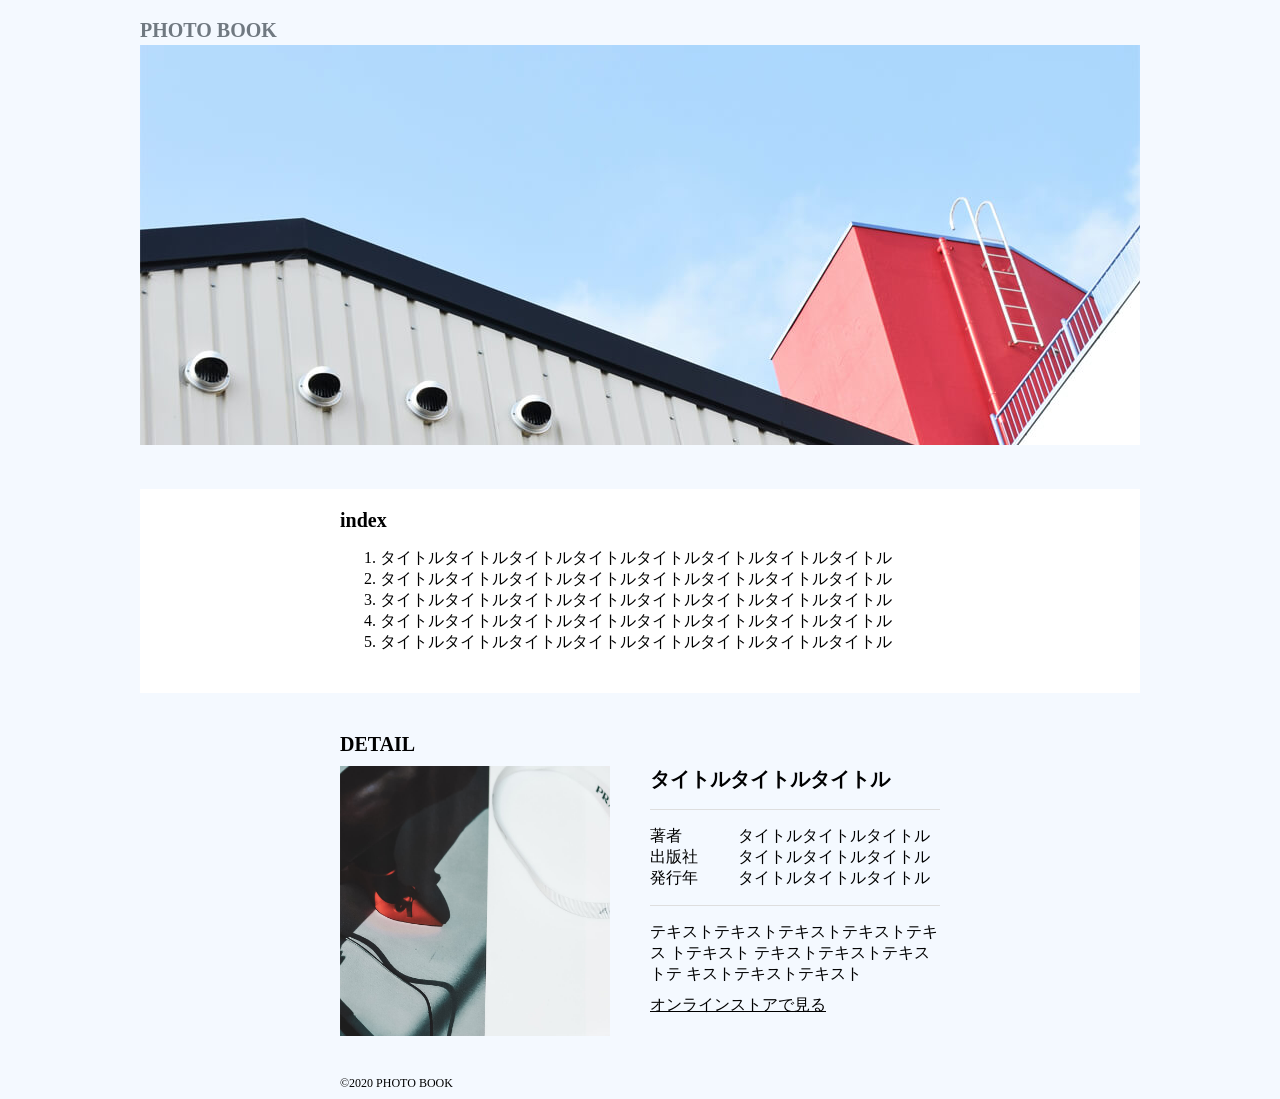
<file: codejump_001/index.html>
<!DOCTYPE html>
<html lang="ja">
<head>
  <meta charset="UTF-8">
  <meta name="viewport" content="width=device-width, initial-scale=1.0">
  <title>写真集</title>
  <meta name="description" content="写真集を出版することになった友人のための、紹介用のWebページを制作しました。">
  <link rel="stylesheet" href="css/style.css">
</head>

<body>
  <header>
    <h1>
      <a href="index.html">PHOTO BOOK</a>
    </h1>
  </header>

  <main>
    <div id="mainvisual">
      <img src="img/mainvisual.jpg" alt="下から見た空と家の画像">
    </div>

    <section id="index">
      <h2>index</h2>
        <div id="index-2">
          <ol>
            <li>タイトルタイトルタイトルタイトルタイトルタイトルタイトルタイトル</li>
            <li>タイトルタイトルタイトルタイトルタイトルタイトルタイトルタイトル</li>
            <li>タイトルタイトルタイトルタイトルタイトルタイトルタイトルタイトル</li>
            <li>タイトルタイトルタイトルタイトルタイトルタイトルタイトルタイトル</li>
            <li>タイトルタイトルタイトルタイトルタイトルタイトルタイトルタイトル</li>
          </ol>
        </div>
    </section>

    <section id="detail">
      <div>
        <h2 class="detail_07">DETAIL</h2>
          <div id="detail_02">
            <img src="img/detail.jpg" alt="" id="detail_01">
              <div id="detail_03">
                <h2>タイトルタイトルタイトル</h2>
                <dl>
                  <dt>著者</dt>
                  <dd class="detail_06">タイトルタイトルタイトル</dd>
                  <dt>出版社</dt>
                  <dd>タイトルタイトルタイトル</dd>
                  <dt>発行年</dt>
                  <dd>タイトルタイトルタイトル</dd>
                </dl>
                  <p class="detail_05">テキストテキストテキストテキストテキス トテキスト テキストテキストテキストテ キストテキストテキスト</p>
                  <a id="detail_04" href="index.html">オンラインストアで見る</a>
              </div>
          </div>
      </div>
    </section>
  </main>

  <footer>
    <p>&copy;2020 PHOTO BOOK</p>
  </footer>
</body>
</html>
</file>
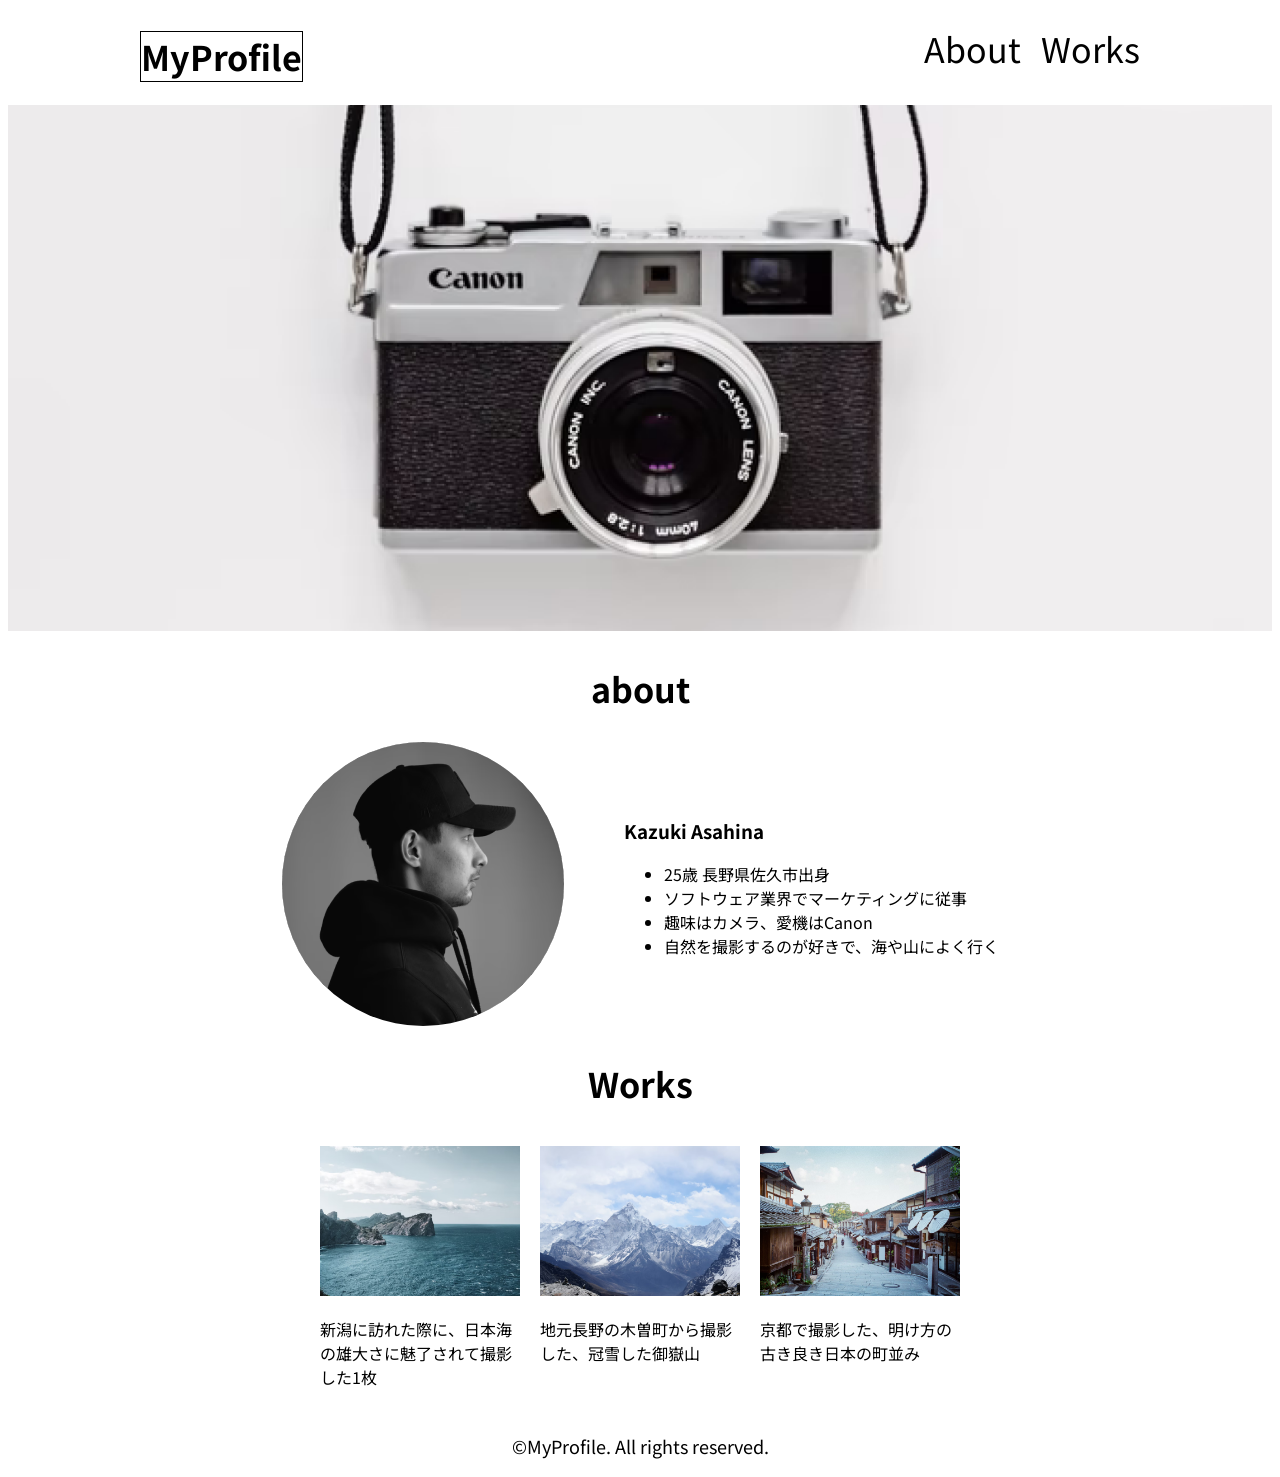
<file: kadai_001/index.html>
<!DOCTYPE html>
<html lang="ja">
<head>
  <meta charset="UTF-8">
  <meta name="viewport" content="width=device-width, initial-scale=1.0">
  <title>MyProfile</title>
  <meta name="description" content="MyProfile">
  <link rel="stylesheet" href="css/style.css">
  <link rel="preconnect" href="https://fonts.googleapis.com">
  <link rel="preconnect" href="https://fonts.gstatic.com" crossorigin>
  <link href="https://fonts.googleapis.com/css2?family=Noto+Sans+JP&display=swap" rel="stylesheet">
</head>

<body>
  
  <header>
    <h1 class="index-h1"><a href="index.html">MyProfile</a></h1>
    <nav>
      <ul>
        <li><a href="#about">About</a></li>
        <li><a href="#works">Works</a></li>
      </ul>
    </nav>
  </header>
  
  <main>
    <article>
      
      <div id="mainvisual">
        <img src="images/main.png" alt="メイン画像キャノンのカメラ">
      </div>
      
      <section id="about">
        <h2 class="index-h2">about</h2>
        
        <div id="about-flex">
          
          <div>
            <img id="about-img" src="images/about.png" alt="アサヒナカズキの画像">
          </div>
          
          <div id="about-ul">
              <h3>Kazuki Asahina</h3>
            <ul class="about-ul_02">
              <li>25歳 長野県佐久市出身</li>
              <li>ソフトウェア業界でマーケティングに従事</li>
              <li>趣味はカメラ、愛機はCanon</li>
              <li>自然を撮影するのが好きで、海や山によく行く</li>
            </ul>
          </div>
        </div>
      </section>
      
      <section id="works">
        <h2 class="index-h2">Works</h2>
        <div id="works-flex">
          <div>
            <img class="works-photo" src="images/works1.png" alt="">
            <p>新潟に訪れた際に、日本海の雄大さに魅了されて撮影した1枚</p>
          </div>
          <div>
            <img class="works-photo" src="images/works2.png" alt="">
            <p>地元長野の木曽町から撮影した、冠雪した御嶽山</p>
          </div>
          <div>
            <img class="works-photo" src="images/works3.png" alt="">
            <p>京都で撮影した、明け方の古き良き日本の町並み</p>
          </div>
        </div>
      </section>
    
    </article>
  
  </main>
  
  <footer>
    <p>&copy;MyProfile. All rights reserved.</p>
  </footer>
</body>
</html>
</file>
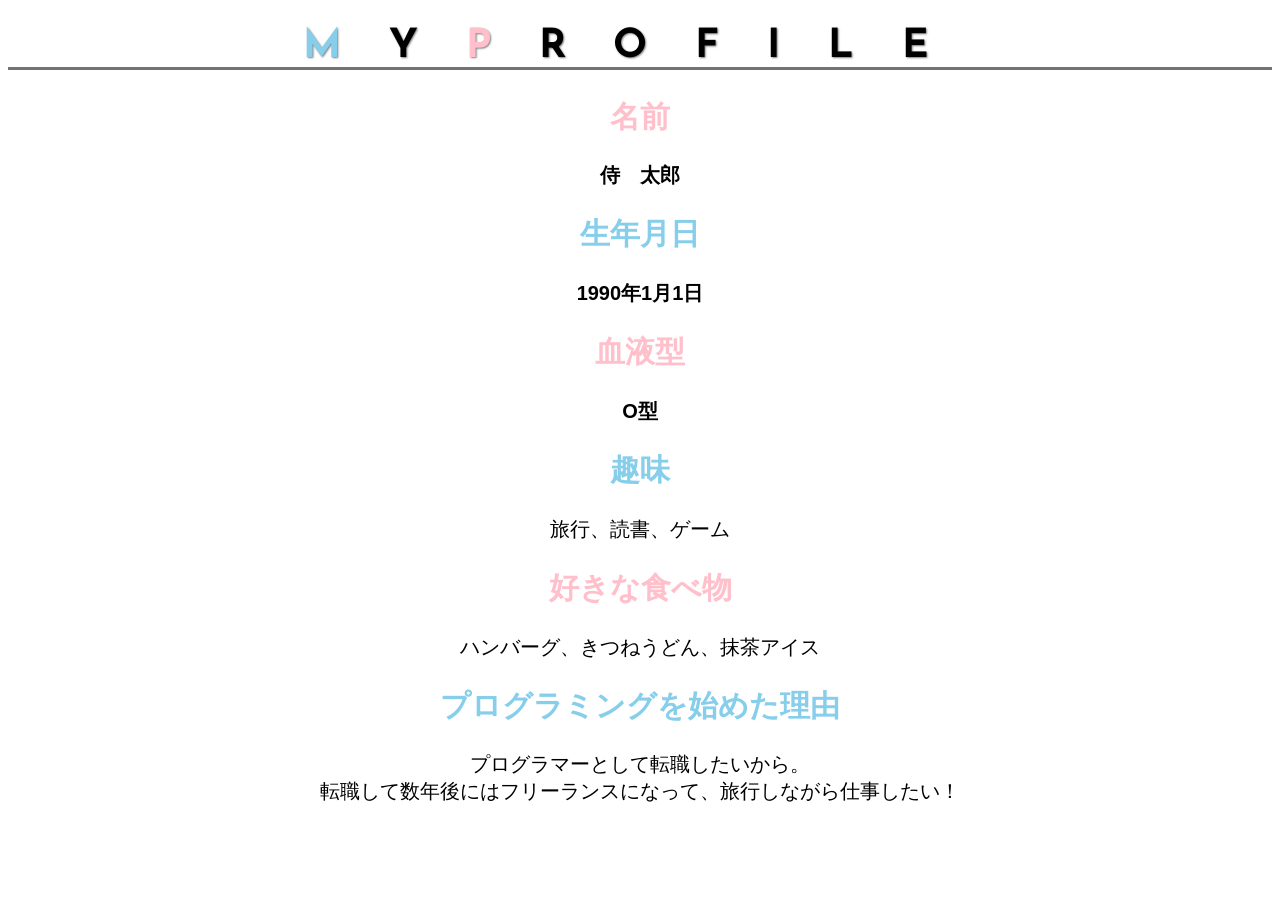
<file: kadai_014/kadai_014.html>
<!DOCTYPE html>
<html lang="ja">
<head>
  <meta charset="UTF-8">
  <meta name="viewport" content="width=device-width, initial-scale=1.0">
  <title>14章課題</title>
  <meta name="description" content="このページは14章の課題です。">
  <link rel="stylesheet" href="style.css">
  <link rel="preconnect" href="https://fonts.googleapis.com">
  <link rel="preconnect" href="https://fonts.gstatic.com" crossorigin>
  <link href="https://fonts.googleapis.com/css2?family=Josefin+Sans:ital@0;1&display=swap" rel="stylesheet">
</head>
<body>
    <h1><span class="text">M</span>Y<span class="text2">P</span>ROFILE</h1>
  <div id="basic">
    <h2 class="text2">名前</h2>
    <p>侍　太郎</p>
    <h2 class="text">生年月日</h2>
    <p>1990年1月1日</p>
    <h2 class="text2">血液型</h2>
    <p>O型</p>
  </div>
    <h2 class="text">趣味</h2>
    <p>旅行、読書、ゲーム</p>
    <h2 class="text2">好きな食べ物</h2>
    <p>ハンバーグ、きつねうどん、抹茶アイス</p>
    <h2 class="text">プログラミングを始めた理由</h2>
    <p>プログラマーとして転職したいから。<br>転職して数年後にはフリーランスになって、旅行しながら仕事したい！</p>
</body>
</html>
</file>
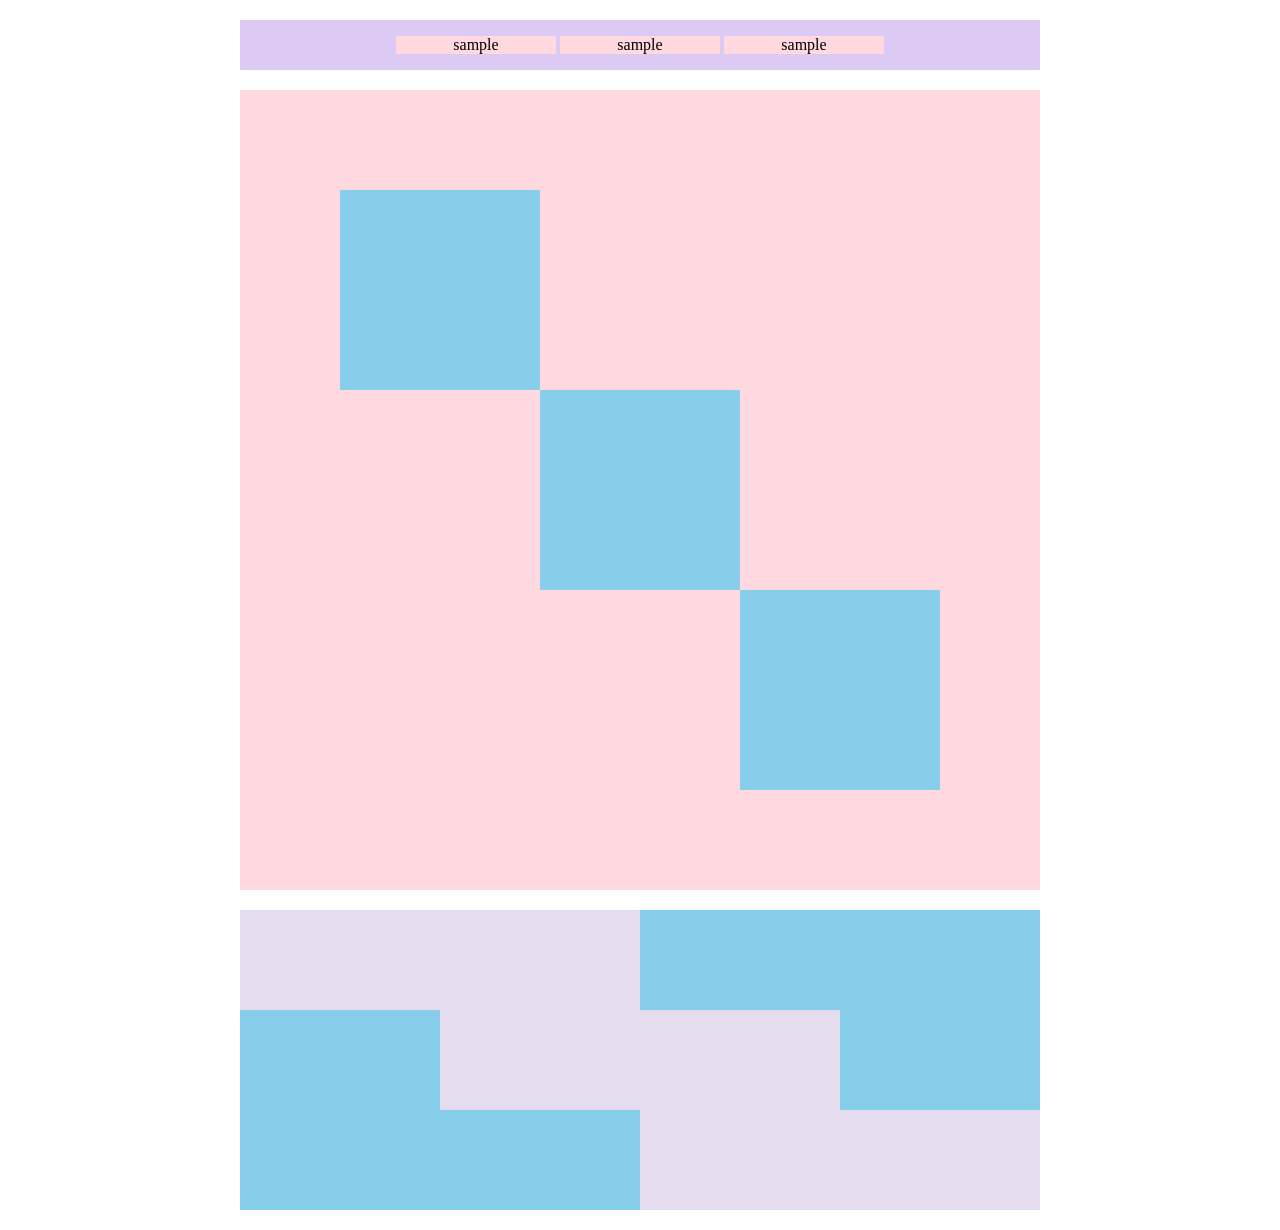
<file: kadai_018/kadai_018.html>
<!DOCTYPE html>
<html lang="ja">
<head>
  <meta charset="UTF-8">
  <meta name="viewport" content="width=device-width, initial-scale=1.0">
  <title>18章課題</title>
  <meta name="description" content="このページは18章の課題です。">
  <link rel="stylesheet" href="style.css">
</head>
<body>
  <div id="top">
    <p class="top-child">sample</p>
    <p class="top-child">sample</p>
    <p class="top-child">sample</p>
  </div>
  <div id="middle">
    <div id="middle-child01"></div>
    <div id="middle-child02"></div>
    <div id="middle-child03"></div>
  </div>
  <div id="bottom">
    <div id="bottom-child01"></div>
    <div id="bottom-child02"></div>
    <div id="bottom-child03"></div>
  </div>
</body>
</html>
</file>
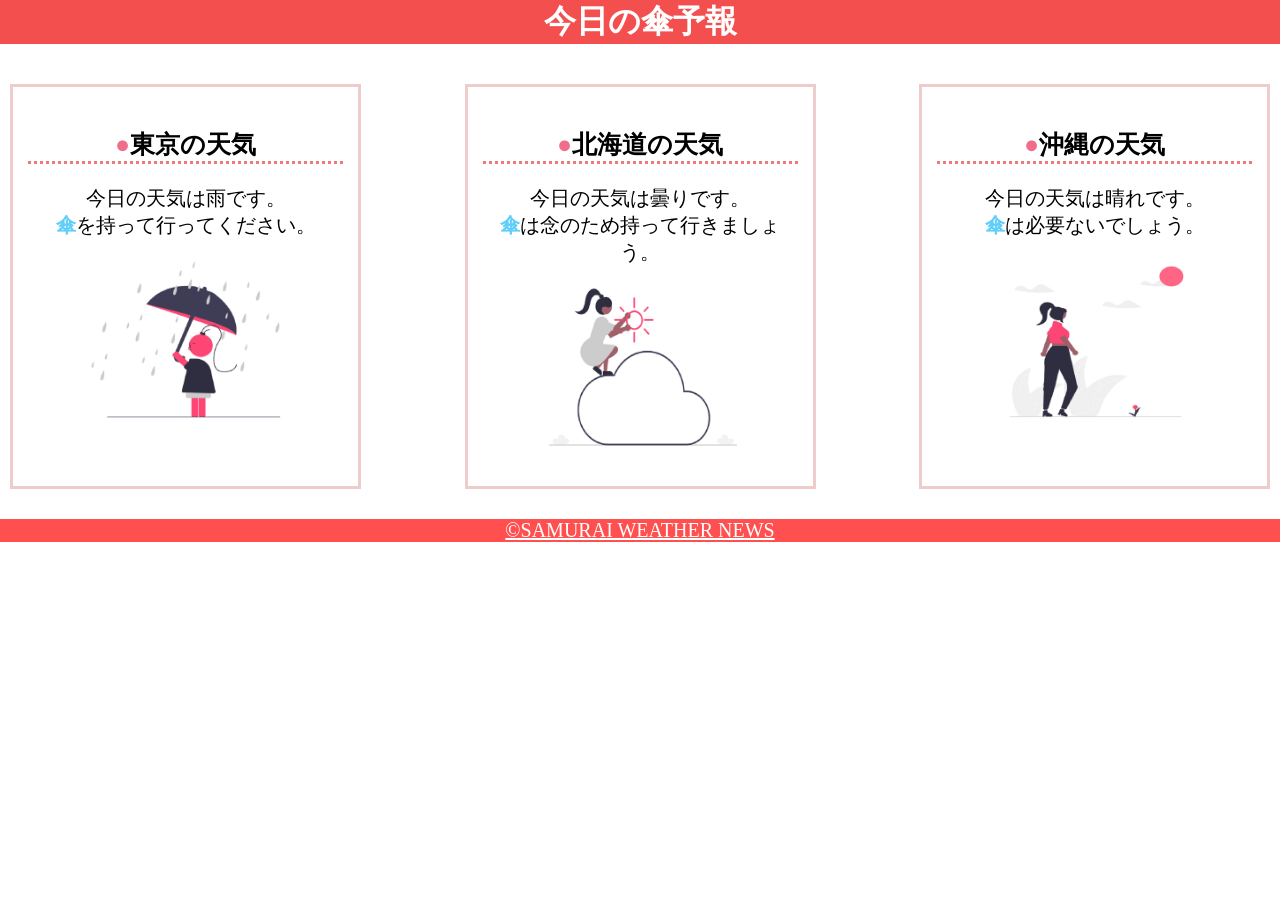
<file: kadai_022/kadai_022.html>
<!DOCTYPE html>
<html lang="ja">
<head>
  <meta charset="UTF-8">
  <meta name="viewport" content="width=device-width, initial-scale=1.0">
  <meta name="description" content="このページは22章の課題です。">
  <title>22章課題</title>
  <link rel="stylesheet" href="style.css">
</head>
<body>
  <header>
    <h1>今日の傘予報</h1>
  </header>
  <main>
    <div id="parent">
      <div class="contents">
        <h2>東京の天気</h2>
        <p>今日の天気は雨です。</p>
        <p>傘を持って行ってください。</p>
        <img src="images/rainy.png" alt="">
      </div>
      <div class="contents">
        <h2>北海道の天気</h2>
        <p>今日の天気は曇りです。</p>
        <p>傘は念のため持って行きましょう。</p>
        <img src="images/cloudy.png" alt="">
      </div>
      <div class="contents">
        <h2>沖縄の天気</h2>
        <p>今日の天気は晴れです。</p>
        <p>傘は必要ないでしょう。</p>
        <img src="images/sunny.png" alt="">
      </div>
    </div>
  </main>
  <footer>
    <a href="https://www.sejuku.net/corp/">&copy;SAMURAI WEATHER NEWS</a>
  </footer>
</body>
</html>
</file>
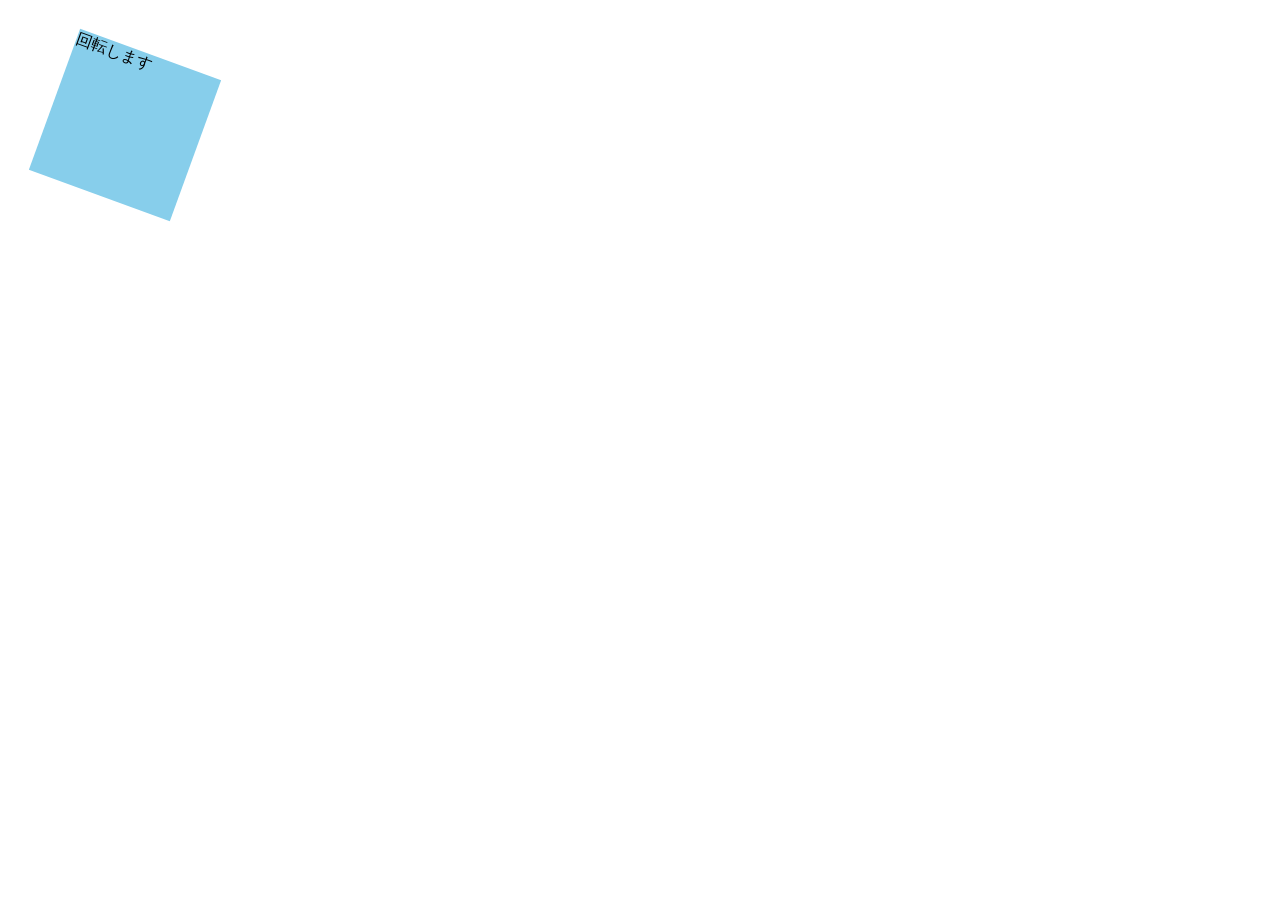
<file: kadai_mdn_css/mdn.html>
<!DOCTYPE html>
<html>
<head>
  <style>
    div {
      position: absolute;
      left: 50px;
      top: 50px;
      width: 150px;
      height: 150px;
      background-color: skyblue;
      transform: rotate(20deg);
    }
  </style>
</head>
<body>
  <div>
    回転します
  </div>
</body>
</html>
</file>
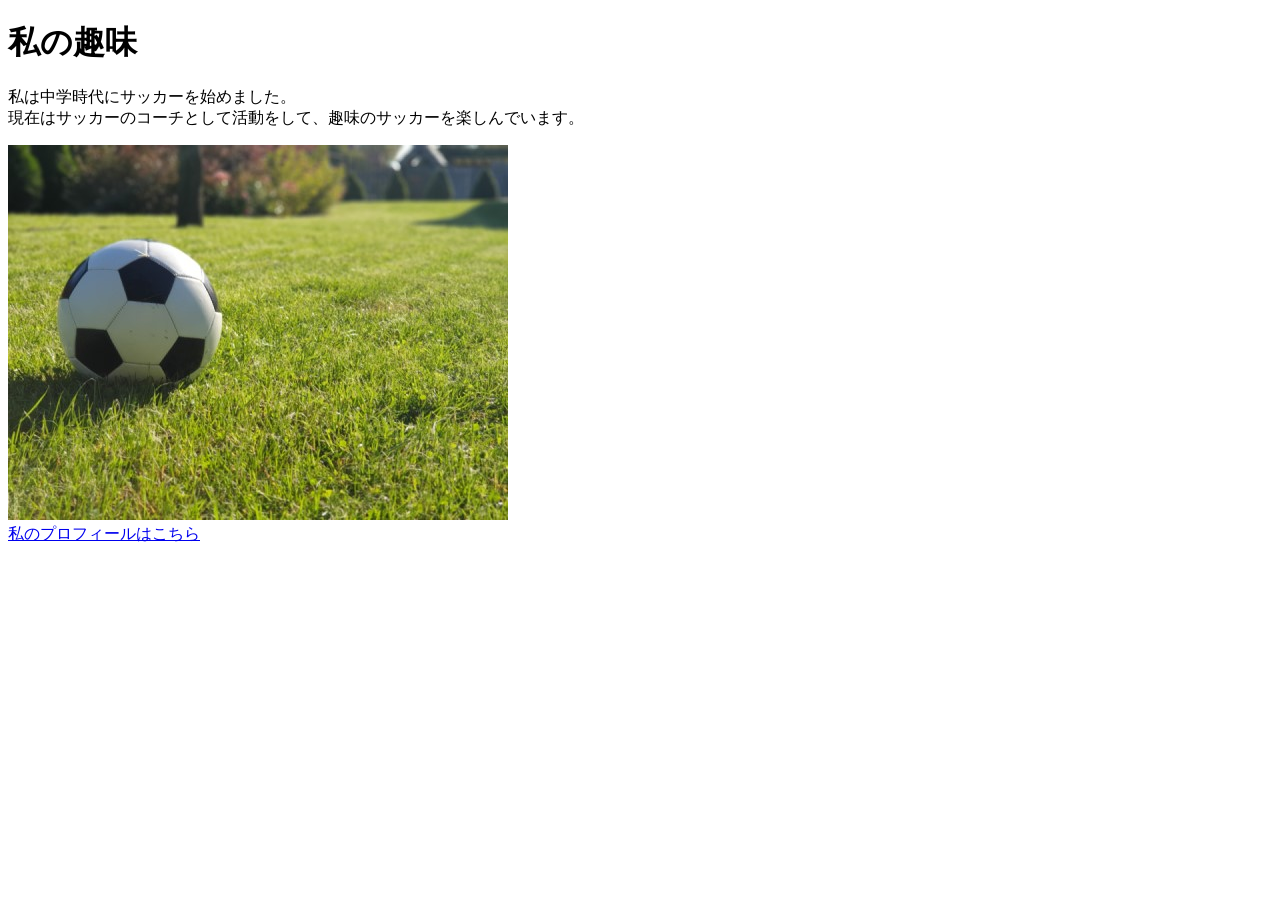
<file: kadai_005/html/kadai_005.html>
<!DOCTYPE html>
<html lang="ja">
<head>
  <meta charset="UTF-8">
  <meta name="viewport" content="width=device-width, initial-scale=1.0">
  <title>5章課題</title>
  <meta name="description" content="このページは5章の課題です。">
</head>
<body>
  <h1>私の趣味</h1>
  <p>私は中学時代にサッカーを始めました。<br>現在はサッカーのコーチとして活動をして、趣味のサッカーを楽しんでいます。</p>
  <img src="../images/sample.jpg" alt="">
  <a href="https://twitter.com/samuraijuku"><br>私のプロフィールはこちら</a>
</body>
</html>
</file>
<file: codejump_001/css/style.css>
* {
  box-sizing: border-box;
}

body {
  background-color: #F4F9FF;
}

header {
  max-width: 1000px;
  margin: 0 auto;
}

h1 {
  margin: 0;
}

header > h1 > a {
  color: rgb(112, 121, 129);
  text-decoration: none;
  font-size: 20px;
}

#mainvisual {
  max-width: 1000px;
  margin: 0 auto;
  margin-bottom: 40px;
}

h2 {
  max-width: 600px;
  margin: 0 auto;
  font-size: 20px;
  /* padding: 0 0 0 20px; */
}

#index {
  max-width: 1000px;
  margin: 0 auto;
  background-color: #fff;
  padding: 20px;
  margin-bottom: 40px;
}

 #index-2 {
  max-width: 600px;
  margin: 0 auto 20px;
}

.detail_07 {
  margin-bottom: 10px;
}

#detail {
  /* margin-top: 20px; */
  margin-bottom: 40px;
}

#detail_01 {
  width: 270px;
  height: 270px;
}

#detail_02 {
  display: flex;
  max-width: 600px;
  margin: 0 auto;
}

#detail_03 {
  margin-left: 40px;
}

#detail_04 {
  margin-top: 20px;
  color: #000;
}

.detail_05{
  margin-bottom: 10px;
}
dd {
  /* margin-left: 20px; */
}

dl {
  display: flex;
  flex-wrap: wrap;
  width: 100%;
  padding: 16px 0;
  border-top: solid 1px #dedede;
  border-bottom: solid 1px #dedede;
}

.detail_06 {
  margin-left: 56px;
}

p {
  max-width: 600px;
  margin: 0 auto;
  /* padding: 0 0 0 20px; */
}

footer > p {
  font-size: 12px;
}

@media screen and (max-width: 1024px){

  #detail_01 {
    width: 100%;
    height: 100%;
    padding: 30px;
    margin-left: 10px;
  }

  #detail_02 {
    flex-direction: column;
  }

  #detail_03 {
    /* padding: 10px; */
    width: 540px;
    /* height: 540px; */
  }
}
</file>
<file: kadai_001/css/style.css>
* {
  box-sizing: border-box;
}

body {
  font-family: "Noto Sans JP", sans-serif;
  font-optical-sizing: auto;
  font-weight: 400;
  font-style: normal;
}

header {
  display: flex;
  justify-content: space-between;
  max-width: 1000px;
  margin: 0 auto;
}

.index-h1 {
  font-size: 34px;
  border: 1px solid #000;
}

.index-h1 > a {
  text-decoration: none;
  color: #000;
}
nav > ul {
  display: flex;
  padding-left: 0;
}

nav > ul > li {
  list-style: none;
  margin-left: 20px;
  font-size: 34px;
}

nav > ul > li > a {
  text-decoration: none;
  color: #000;
}

#mainvisual img {
  width: 100%;
}

.index-h2 {
  text-align: center;
  font-size: 34px;
}



#about-flex {
  display: flex;
  justify-content: center;
  max-width: 1000px;
  margin: 0 auto;
  align-items: center;
}

#about-img {
  border-radius: 50%;
}

#about-ul {
  margin-left: 60px;
  align-items: center;
}


#works {
  
}

#works-flex {
  display: flex;
  max-width: 1000px;
  margin: 0 auto;
  justify-content: center;
}

#works-flex > div {
  margin: 10px;
  width: 200px;
}

#works-flex > div > img {
 width: 100%;
}

footer {
  text-align: center;
  font-size: 18px;
}

@media screen and (max-width: 767px){
  
  nav > ul > li {
    list-style: none;
    margin-left: 20px;
    font-size: 24px;
  }

  #mainvisual img {
    width: 100%;
  }

  #about-flex {
    flex-direction: column;
    text-align: center;
  }
  
  #about-img {
    /* text-align: center; */
    /* flex-direction: column; */
    /* max-width: 1000px; */
    /* margin:; */
    /* justify-content: center; */
  }

  #works-flex {
    flex-direction: column;
    display: flex;
    text-align: center;
  }

  #works-flex > div {
    width: 100%;
    text-align: center;
    margin: 0 auto;
  }
  
  .works-photo {
    /* width: 100%; */
  }
}
</file>
<file: kadai_014/style.css>
html {
  font-size: 20px;
}

body {
  font-family: "Arial", "Meiryo", sans-serif;
  text-align: center;
}

h1 {
  font-family: "Josefin Sans", sans-serif;
  font-optical-sizing: auto;
  font-style: normal;
  sans-serif;
  font-size: 2rem;
  letter-spacing: 1.2em;
  text-shadow: 1px 1px 2px gray;
  border-bottom: solid 3px rgb(115, 115, 114);
}

.text {
  color: skyblue;
}

.text2 {
  color: rgb(255, 192, 203);
}

#basic p {
  font-weight: bold;
}
</file>
<file: kadai_018/style.css>
#top {
  width: 800px;
  background-color: #dcc9f4;
  margin: 20px auto;
  text-align: center;
}
.top-child {
  display: inline-block;
  width: 20%;
  background-color: #ffd9df;
  text-align: center;
}
#middle {
  width: 800px;
  height: 800px;
  margin: 20px auto;
  background-color: #ffd9df;
  position: relative;
}
#middle-child01 {
  width: 200px;
  height: 200px;
  background-color: #87ceeb;
  position: absolute;
  top: 100px;
  left: 100px;
}
#middle-child02 {
  width: 200px;
  height: 200px;
  background-color: #87ceeb;
  position: absolute;
  top: 300px;
  left: 300px;
}
#middle-child03 {
  width: 200px;
  height: 200px;
  background-color: #87ceeb;
  position: absolute;
  top: 500px;
  left: 500px;
}
#bottom {
  width: 800px;
  height: 300px;
  margin: 20px auto;
  background-color: #87ceeb;
}
#bottom-child01, #bottom-child02, #bottom-child03 {
  width: 400px;
  height: 100px;
  background-color: #e5dcf0;
}
#bottom-child02 {
  position: relative;
  left: 200px;
}
#bottom-child03 {
  position: relative;
  left: 400px;
}
</file>
<file: kadai_022/style.css>
h1, p, body {
  margin: 0;
}
p, a {
  font-size: 20px;
}
header {
  margin-bottom: 20px;
  background-color: rgb(244, 79, 79);
  text-align: center;
}
h1 {
  color: rgb(255, 255, 255);
}
main {
  display: flex;
  margin: 10px;
}
#parent{
  display: flex;
  justify-content: space-between;
}
.contents {
  border: 3px solid rgb(238, 204, 204);
  flex-basis: 25%;
  padding: 20px 15px;
  margin: 20px 0;
  text-align: center;
}
h2 {
  font-size: 25px;
  border-bottom: 3px dotted rgb(236, 122, 122);
}
h2::before {
  content: "●";
  color: rgb(239, 111, 139);
}
.contents p:nth-of-type(2)::first-letter {
  font-weight: bold;
  color: rgb(97, 206, 249);
}
.contents img {
  margin: 10px 0;
  width: 70%;
}
footer {
  background-color: rgb(255, 79, 79);
  text-align: center;
}
footer a {
  color: rgb(255, 255, 255);
}
footer a:visited {
  color: rgb(193, 234, 251);
}
@media screen and (max-width: 768px){
  h2 {
    font-size: 30px;
  }
  p {
    font-size: 25px;
  }
  #parent {
    flex-direction: column;
  }
}
</file>
